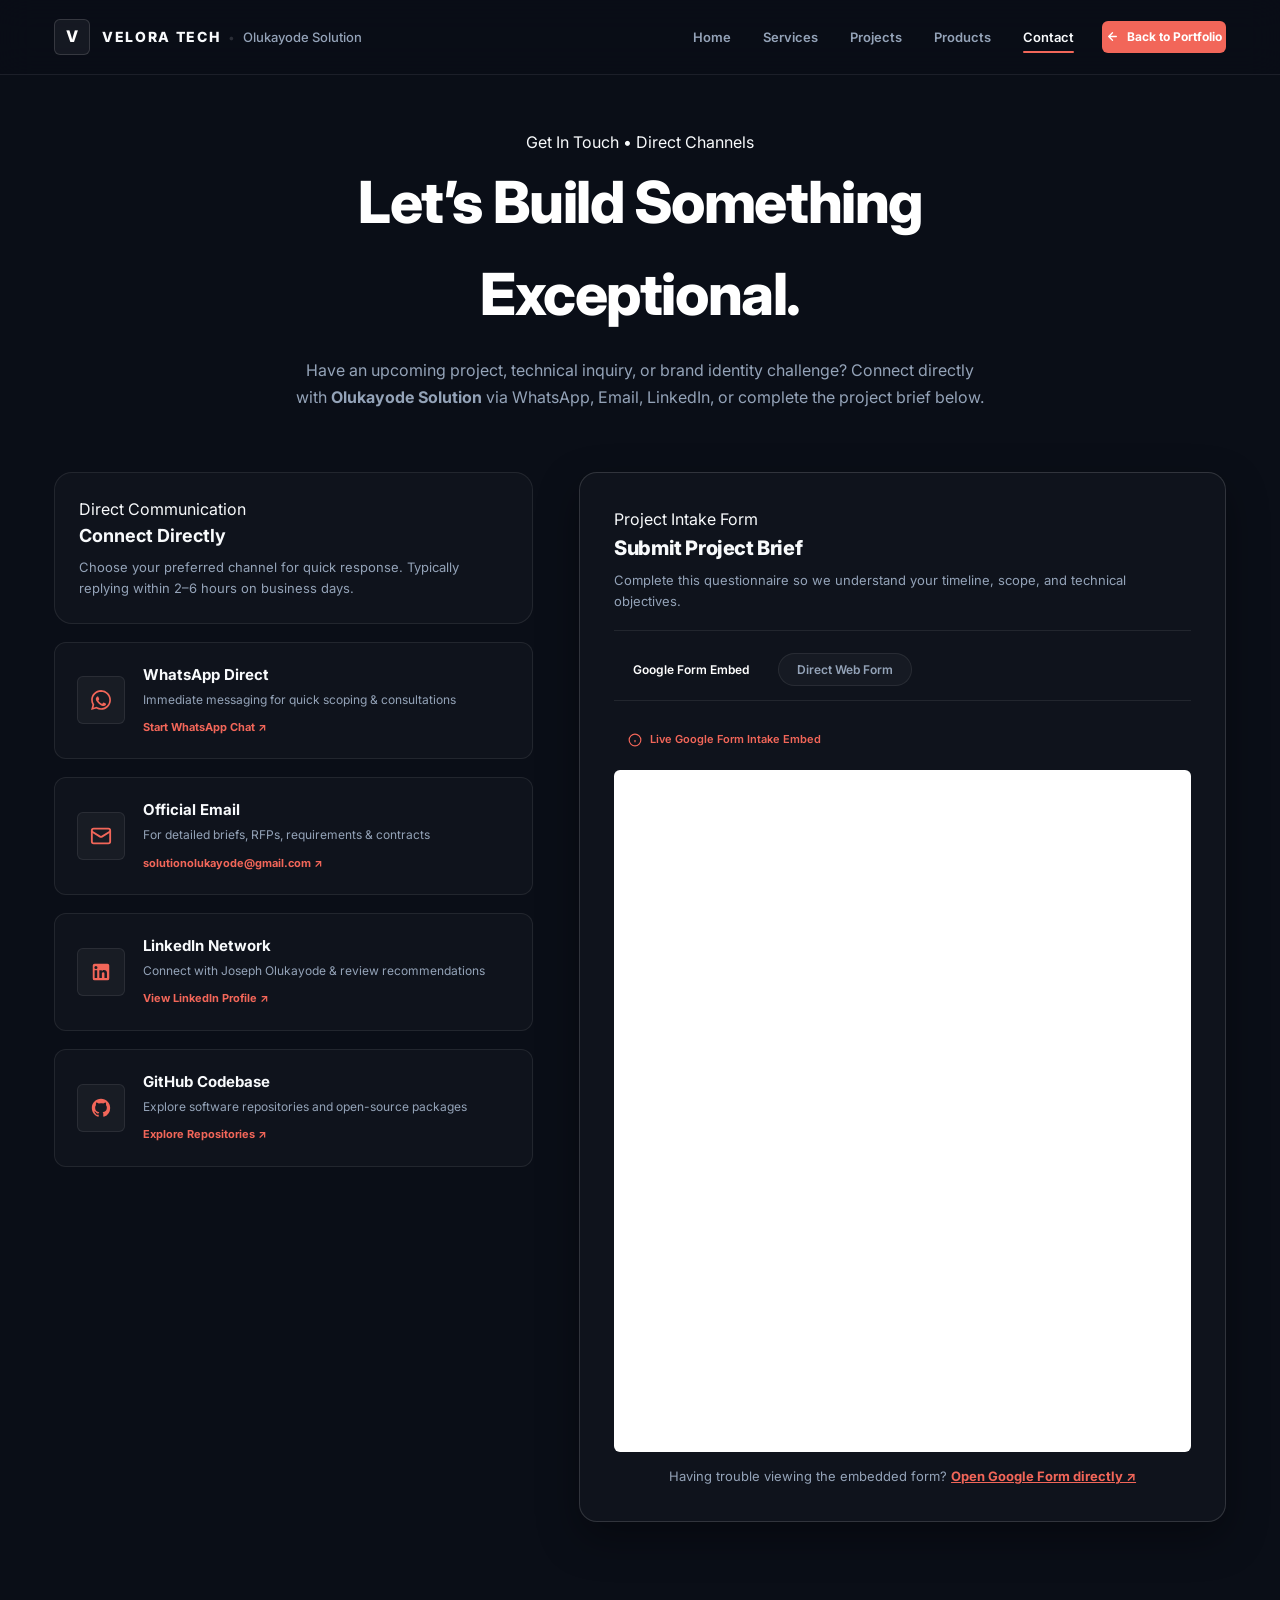
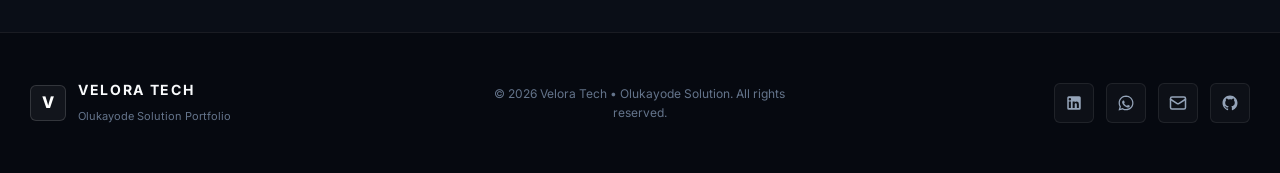
<file: contact.html>
<!doctype html>
<html lang="en">
<head>
  <meta charset="utf-8">
  <meta name="viewport" content="width=device-width, initial-scale=1">
  <title>Contact — Velora Tech • Olukayode Solution</title>
  <meta name="description" content="Get in touch with Olukayode Solution at Velora Tech. Fill out our project form or connect directly via WhatsApp, Email, and LinkedIn.">
  <meta name="theme-color" content="#090d16">

  <!-- Preconnect & Fonts -->
  <link rel="preconnect" href="https://fonts.googleapis.com">
  <link rel="preconnect" href="https://fonts.gstatic.com" crossorigin>
  <link href="https://fonts.googleapis.com/css2?family=DM+Mono:wght@400;500&family=Inter:wght@400;500;600;700;800;900&display=swap" rel="stylesheet">
  
  <!-- Stylesheet -->
  <link rel="stylesheet" href="styles.css">
  <style>
    .form-tabs {
      display: flex;
      gap: 10px;
      margin-bottom: 24px;
      border-bottom: 1px solid var(--border);
      padding-bottom: 14px;
    }
    .form-tab-btn {
      padding: 8px 18px;
      border-radius: var(--radius-full);
      font-size: 12px;
      font-weight: 600;
      color: var(--text-muted);
      border: 1px solid var(--border);
      background: rgba(255, 255, 255, 0.03);
      transition: var(--transition);
    }
    .form-tab-btn.active,
    .form-tab-btn:hover {
      background: var(--gradient-primary);
      color: #fff;
      border-color: transparent;
      box-shadow: 0 4px 14px var(--gradient-glow);
    }
    .tab-content {
      display: none;
    }
    .tab-content.active {
      display: block;
    }
    .form-instruction-pill {
      display: inline-flex;
      align-items: center;
      gap: 8px;
      padding: 6px 14px;
      background: var(--pill-bg);
      border: 1px solid var(--pill-border);
      border-radius: var(--radius-full);
      font-size: 11px;
      font-weight: 600;
      color: var(--primary);
      margin-bottom: 16px;
    }
  </style>
</head>
<body>

  <!-- Ambient Light -->
  <div class="ambient-glow-top" aria-hidden="true"></div>

  <!-- Navigation -->
  <header class="nav-wrap">
    <nav class="nav">
      <a class="brand" href="index.html" aria-label="Velora Tech — Olukayode Solution">
        <span class="brand-mark">V</span>
        <div class="brand-text-group">
          <span class="brand-company">VELORA TECH</span>
          <span class="brand-sep">•</span>
          <span class="brand-name">Olukayode Solution</span>
        </div>
      </a>

      <div class="nav-links" id="navLinks">
        <a href="index.html">Home</a>
        <a href="index.html#services">Services</a>
        <a href="index.html#work">Projects</a>
        <a href="index.html#products">Products</a>
        <a href="contact.html" class="active">Contact</a>
        <a class="nav-cta" href="index.html">
          <svg viewBox="0 0 24 24" width="13" height="13" fill="none" stroke="currentColor" stroke-width="2.5" stroke-linecap="round" stroke-linejoin="round"><path d="M19 12H5M12 19l-7-7 7-7"/></svg>
          <span>Back to Portfolio</span>
        </a>
      </div>

      <button class="menu-toggle" id="menuToggle" aria-label="Toggle navigation" aria-expanded="false">☰</button>
    </nav>
  </header>

  <main>
    <!-- Contact Hero Header -->
    <section class="contact-hero">
      <div class="eyebrow-pill">
        <span class="status-dot"></span>
        <span>Get In Touch • Direct Channels</span>
      </div>
      <h1>
        Let’s Build Something <span class="gradient-text">Exceptional.</span>
      </h1>
      <p>
        Have an upcoming project, technical inquiry, or brand identity challenge? 
        Connect directly with <strong>Olukayode Solution</strong> via WhatsApp, Email, LinkedIn, or complete the project brief below.
      </p>
    </section>

    <!-- Two-Column Contact Page Layout -->
    <div class="contact-page-layout">
      
      <!-- Left Column: Direct Icon Channels (WhatsApp, Email, LinkedIn, GitHub) -->
      <aside class="contact-channels-wrap">
        <div class="channels-intro-box">
          <div class="section-label">Direct Communication</div>
          <h3>Connect Directly</h3>
          <p>
            Choose your preferred channel for quick response. Typically replying within 2–6 hours on business days.
          </p>
        </div>

        <!-- WhatsApp Channel Card (Icon Driven) -->
        <a class="channel-card whatsapp" href="https://wa.me/?text=Hello%20Olukayode,%20I'd%20like%20to%20discuss%20a%20project%20with%20Velora%20Tech" target="_blank" rel="noopener noreferrer" aria-label="Chat on WhatsApp">
          <div class="channel-icon-large">
            <svg viewBox="0 0 24 24" width="24" height="24" fill="currentColor">
              <path d="M12.04 2c-5.46 0-9.91 4.45-9.91 9.91 0 1.75.46 3.45 1.32 4.95L2.05 22l5.25-1.38c1.45.79 3.08 1.21 4.74 1.21 5.46 0 9.91-4.45 9.91-9.91 0-2.65-1.03-5.14-2.9-7.01A9.82 9.82 0 0 0 12.04 2m.01 1.67c4.54 0 8.24 3.7 8.24 8.24 0 2.2-.86 4.28-2.42 5.84a8.19 8.19 0 0 1-5.82 2.41h-.01c-1.47 0-2.91-.4-4.17-1.15l-.3-.18-3.11.82.83-3.03-.2-.31a8.19 8.19 0 0 1-1.27-4.39c0-4.54 3.7-8.24 8.24-8.24m4.52 11.64c-.25-.13-1.48-.73-1.71-.81-.23-.09-.4-.13-.57.13-.17.25-.66.81-.81.98-.15.17-.3.19-.55.06-.25-.13-1.07-.39-2.04-1.25-.75-.67-1.26-1.5-1.41-1.75-.15-.25-.02-.39.11-.51.11-.11.25-.29.38-.44.12-.14.17-.24.25-.4.09-.17.04-.31-.02-.44-.06-.13-.57-1.37-.78-1.87-.2-.49-.41-.42-.57-.43h-.48c-.17 0-.44.06-.67.31-.23.25-.88.86-.88 2.1s.9 2.44 1.03 2.61c.13.17 1.77 2.7 4.29 3.79.6.26 1.07.41 1.44.53.6.19 1.15.16 1.58.1.48-.07 1.48-.6 1.69-1.18.21-.58.21-1.08.15-1.18-.06-.1-.23-.17-.48-.29z"/>
            </svg>
          </div>
          <div class="channel-info">
            <h4>WhatsApp Direct</h4>
            <p>Immediate messaging for quick scoping &amp; consultations</p>
            <span class="channel-action-hint">Start WhatsApp Chat ↗</span>
          </div>
        </a>

        <!-- Email Channel Card (Icon Driven) -->
        <a class="channel-card" href="mailto:solutionolukayode@gmail.com?subject=Project%20Inquiry%20via%20Velora%20Tech" aria-label="Send Email">
          <div class="channel-icon-large">
            <svg viewBox="0 0 24 24" width="22" height="22" fill="none" stroke="currentColor" stroke-width="2" stroke-linecap="round" stroke-linejoin="round">
              <rect width="20" height="16" x="2" y="4" rx="2"/><path d="m22 7-8.97 5.7a1.94 1.94 0 0 1-2.06 0L2 7"/>
            </svg>
          </div>
          <div class="channel-info">
            <h4>Official Email</h4>
            <p>For detailed briefs, RFPs, requirements &amp; contracts</p>
            <span class="channel-action-hint">solutionolukayode@gmail.com ↗</span>
          </div>
        </a>

        <!-- LinkedIn Channel Card (Icon Driven) -->
        <a class="channel-card linkedin" href="https://www.linkedin.com/in/joseph-olukayode-981398437" target="_blank" rel="noopener noreferrer" aria-label="View LinkedIn Profile">
          <div class="channel-icon-large">
            <svg viewBox="0 0 24 24" width="22" height="22" fill="currentColor">
              <path d="M19 3a2 2 0 0 1 2 2v14a2 2 0 0 1-2 2H5a2 2 0 0 1-2-2V5a2 2 0 0 1 2-2h14m-.5 15.5v-5.3a3.26 3.26 0 0 0-3.26-3.26c-.85 0-1.84.52-2.28 1.3v-1.11h-2.79v8.37h2.79v-4.93c0-.77.62-1.4 1.39-1.4a1.4 1.4 0 0 1 1.4 1.4v4.93h2.75M6.46 8.76a1.68 1.68 0 1 0 0-3.36 1.68 1.68 0 0 0 0 3.36m1.39 9.74v-8.37H5.07v8.37z"/>
            </svg>
          </div>
          <div class="channel-info">
            <h4>LinkedIn Network</h4>
            <p>Connect with Joseph Olukayode &amp; review recommendations</p>
            <span class="channel-action-hint">View LinkedIn Profile ↗</span>
          </div>
        </a>

        <!-- GitHub Channel Card (Icon Driven) -->
        <a class="channel-card" href="https://github.com/solution0-0/velora-creatives-tech" target="_blank" rel="noopener noreferrer" aria-label="View GitHub Repositories">
          <div class="channel-icon-large">
            <svg viewBox="0 0 24 24" width="22" height="22" fill="currentColor">
              <path d="M12 2C6.477 2 2 6.484 2 12.017c0 4.425 2.865 8.18 6.839 9.504.5.092.682-.217.682-.483 0-.237-.008-.868-.013-1.703-2.782.605-3.369-1.343-3.369-1.343-.454-1.158-1.11-1.466-1.11-1.466-.908-.62.069-.608.069-.608 1.003.07 1.53 1.032 1.53 1.032.892 1.53 2.341 1.088 2.91.832.092-.647.35-1.088.636-1.338-2.22-.253-4.555-1.113-4.555-4.951 0-1.093.39-1.988 1.029-2.688-.103-.253-.446-1.272.098-2.65 0 0 .84-.27 2.75 1.026A9.564 9.564 0 0 1 12 6.844c.85.004 1.705.115 2.504.337 1.909-1.296 2.747-1.027 2.747-1.027.546 1.379.202 2.398.1 2.651.64.7 1.028 1.595 1.028 2.688 0 3.848-2.339 4.695-4.566 4.943.359.309.678.92.678 1.855 0 1.338-.012 2.419-.012 2.747 0 .268.18.58.688.482A10.019 10.019 0 0 0 22 12.017C22 6.484 17.522 2 12 2z"/>
            </svg>
          </div>
          <div class="channel-info">
            <h4>GitHub Codebase</h4>
            <p>Explore software repositories and open-source packages</p>
            <span class="channel-action-hint">Explore Repositories ↗</span>
          </div>
        </a>
      </aside>

      <!-- Right Column: Project Briefing Form -->
      <section class="form-shell">
        <div class="form-shell-head">
          <div class="section-label">Project Intake Form</div>
          <h3>Submit Project Brief</h3>
          <p>Complete this questionnaire so we understand your timeline, scope, and technical objectives.</p>
        </div>

        <!-- Form Switcher Tabs -->
        <div class="form-tabs">
          <button class="form-tab-btn active" id="tabGoogleFormBtn" onclick="switchFormTab('google')">Google Form Embed</button>
          <button class="form-tab-btn" id="tabNativeFormBtn" onclick="switchFormTab('native')">Direct Web Form</button>
        </div>

        <!-- Tab 1: Google Form Container -->
        <div class="tab-content active" id="tabGoogleForm">
          <div class="form-instruction-pill">
            <svg viewBox="0 0 24 24" width="14" height="14" fill="none" stroke="currentColor" stroke-width="2"><circle cx="12" cy="12" r="10"/><line x1="12" y1="16" x2="12" y2="12"/><line x1="12" y1="8" x2="12.01" y2="8"/></svg>
            <span>Live Google Form Intake Embed</span>
          </div>

          <div class="google-form-container">
            <iframe 
              src="https://docs.google.com/forms/d/e/1FAIpQLSfvWJuyEcjE95eQCV5N0lmaL0hWBazSmixBcFQhWLYFkh7MNA/viewform?embedded=true" 
              width="100%" 
              height="800" 
              frameborder="0" 
              marginheight="0" 
              marginwidth="0"
              title="Velora Tech Project Inquiry Google Form">
              Loading Google Form…
            </iframe>
          </div>
          <div style="text-align: center; margin-top: 14px; font-size: 13px; color: var(--text-muted);">
            Having trouble viewing the embedded form? 
            <a href="https://forms.gle/Egz8tkVQ38qZR79c8" target="_blank" rel="noopener noreferrer" style="color: var(--primary); font-weight: 700; text-decoration: underline;">
              Open Google Form directly ↗
            </a>
          </div>
        </div>

        <!-- Tab 2: Direct Interactive Native Form (Instant Fallback) -->
        <div class="tab-content" id="tabNativeForm">
          <form id="projectInquiryForm" onsubmit="handleNativeFormSubmit(event)">
            <div class="form-group-row">
              <div class="form-group">
                <label for="clientName">Full Name *</label>
                <input type="text" id="clientName" class="form-control" placeholder="e.g. Alexander Vance" required>
              </div>
              <div class="form-group">
                <label for="clientEmail">Email Address *</label>
                <input type="email" id="clientEmail" class="form-control" placeholder="alexander@company.com" required>
              </div>
            </div>

            <div class="form-group-row">
              <div class="form-group">
                <label for="projectType">Service Requirement *</label>
                <select id="projectType" class="form-control" required>
                  <option value="" disabled selected>Select service</option>
                  <option value="web-development">Web Design &amp; Development</option>
                  <option value="software-solutions">Custom Software &amp; APIs</option>
                  <option value="brand-identity">Brand Identity &amp; Design System</option>
                  <option value="visual-media">Photography &amp; Visual Content</option>
                  <option value="digital-product">Digital Products / Toolkits</option>
                  <option value="consultation">Technical Consultation</option>
                </select>
              </div>
              <div class="form-group">
                <label for="projectBudget">Estimated Budget (USD)</label>
                <select id="projectBudget" class="form-control">
                  <option value="starter">$1,000 – $3,000</option>
                  <option value="growth" selected>$3,000 – $7,500</option>
                  <option value="enterprise">$7,500 – $20,000+</option>
                  <option value="retainer">Monthly Retainer</option>
                </select>
              </div>
            </div>

            <div class="form-group">
              <label for="projectDetails">Project Summary &amp; Objectives *</label>
              <textarea id="projectDetails" class="form-control" placeholder="Tell us about the project goals, deliverables, target audience, and desired launch timeline..." required></textarea>
            </div>

            <button type="submit" class="form-submit-btn">
              <span>Send Project Brief</span>
              <svg viewBox="0 0 24 24" width="15" height="15" fill="none" stroke="currentColor" stroke-width="2.5" stroke-linecap="round" stroke-linejoin="round"><path d="M5 12h14M12 5l7 7-7 7"/></svg>
            </button>
            <div id="formSuccessMessage" style="display:none; margin-top: 16px; padding: 12px; background: rgba(16,185,129,0.1); border: 1px solid #10b981; border-radius: 8px; color: #10b981; font-size: 13px; text-align: center;">
              Thank you! Your project brief has been logged. Olukayode will follow up shortly.
            </div>
          </form>
        </div>

      </section>
    </div>
  </main>

  <!-- Footer with Social Icons -->
  <footer class="footer">
    <div class="footer-brand">
      <span class="brand-mark">V</span>
      <div>
        <strong>VELORA TECH</strong>
        <small>Olukayode Solution Portfolio</small>
      </div>
    </div>

    <div class="footer-copy">
      © 2026 Velora Tech • Olukayode Solution. All rights reserved.
    </div>

    <!-- LinkedIn, WhatsApp, Email, GitHub Icons -->
    <div class="social-icon-bar">
      <!-- LinkedIn Icon -->
      <a class="social-icon-link" href="https://www.linkedin.com/in/joseph-olukayode-981398437" target="_blank" rel="noopener noreferrer" aria-label="Connect on LinkedIn" data-tooltip="LinkedIn">
        <svg viewBox="0 0 24 24" fill="currentColor">
          <path d="M19 3a2 2 0 0 1 2 2v14a2 2 0 0 1-2 2H5a2 2 0 0 1-2-2V5a2 2 0 0 1 2-2h14m-.5 15.5v-5.3a3.26 3.26 0 0 0-3.26-3.26c-.85 0-1.84.52-2.28 1.3v-1.11h-2.79v8.37h2.79v-4.93c0-.77.62-1.4 1.39-1.4a1.4 1.4 0 0 1 1.4 1.4v4.93h2.75M6.46 8.76a1.68 1.68 0 1 0 0-3.36 1.68 1.68 0 0 0 0 3.36m1.39 9.74v-8.37H5.07v8.37z"/>
        </svg>
      </a>

      <!-- WhatsApp Icon -->
      <a class="social-icon-link" href="https://wa.me/?text=Hello%20Olukayode,%20I'm%20reaching%20out%20via%20Velora%20Tech" target="_blank" rel="noopener noreferrer" aria-label="Chat on WhatsApp" data-tooltip="WhatsApp">
        <svg viewBox="0 0 24 24" fill="currentColor">
          <path d="M12.04 2c-5.46 0-9.91 4.45-9.91 9.91 0 1.75.46 3.45 1.32 4.95L2.05 22l5.25-1.38c1.45.79 3.08 1.21 4.74 1.21 5.46 0 9.91-4.45 9.91-9.91 0-2.65-1.03-5.14-2.9-7.01A9.82 9.82 0 0 0 12.04 2m.01 1.67c4.54 0 8.24 3.7 8.24 8.24 0 2.2-.86 4.28-2.42 5.84a8.19 8.19 0 0 1-5.82 2.41h-.01c-1.47 0-2.91-.4-4.17-1.15l-.3-.18-3.11.82.83-3.03-.2-.31a8.19 8.19 0 0 1-1.27-4.39c0-4.54 3.7-8.24 8.24-8.24m4.52 11.64c-.25-.13-1.48-.73-1.71-.81-.23-.09-.4-.13-.57.13-.17.25-.66.81-.81.98-.15.17-.3.19-.55.06-.25-.13-1.07-.39-2.04-1.25-.75-.67-1.26-1.5-1.41-1.75-.15-.25-.02-.39.11-.51.11-.11.25-.29.38-.44.12-.14.17-.24.25-.4.09-.17.04-.31-.02-.44-.06-.13-.57-1.37-.78-1.87-.2-.49-.41-.42-.57-.43h-.48c-.17 0-.44.06-.67.31-.23.25-.88.86-.88 2.1s.9 2.44 1.03 2.61c.13.17 1.77 2.7 4.29 3.79.6.26 1.07.41 1.44.53.6.19 1.15.16 1.58.1.48-.07 1.48-.6 1.69-1.18.21-.58.21-1.08.15-1.18-.06-.1-.23-.17-.48-.29z"/>
        </svg>
      </a>

      <!-- Email Icon -->
      <a class="social-icon-link" href="mailto:solutionolukayode@gmail.com?subject=Project%20Inquiry%20via%20Velora%20Tech" aria-label="Send an Email" data-tooltip="Email">
        <svg viewBox="0 0 24 24" fill="none" stroke="currentColor" stroke-width="2" stroke-linecap="round" stroke-linejoin="round">
          <rect width="20" height="16" x="2" y="4" rx="2"/><path d="m22 7-8.97 5.7a1.94 1.94 0 0 1-2.06 0L2 7"/>
        </svg>
      </a>

      <!-- GitHub Icon -->
      <a class="social-icon-link" href="https://github.com/solution0-0/velora-creatives-tech" target="_blank" rel="noopener noreferrer" aria-label="View GitHub" data-tooltip="GitHub">
        <svg viewBox="0 0 24 24" fill="currentColor">
          <path d="M12 2C6.477 2 2 6.484 2 12.017c0 4.425 2.865 8.18 6.839 9.504.5.092.682-.217.682-.483 0-.237-.008-.868-.013-1.703-2.782.605-3.369-1.343-3.369-1.343-.454-1.158-1.11-1.466-1.11-1.466-.908-.62.069-.608.069-.608 1.003.07 1.53 1.032 1.53 1.032.892 1.53 2.341 1.088 2.91.832.092-.647.35-1.088.636-1.338-2.22-.253-4.555-1.113-4.555-4.951 0-1.093.39-1.988 1.029-2.688-.103-.253-.446-1.272.098-2.65 0 0 .84-.27 2.75 1.026A9.564 9.564 0 0 1 12 6.844c.85.004 1.705.115 2.504.337 1.909-1.296 2.747-1.027 2.747-1.027.546 1.379.202 2.398.1 2.651.64.7 1.028 1.595 1.028 2.688 0 3.848-2.339 4.695-4.566 4.943.359.309.678.92.678 1.855 0 1.338-.012 2.419-.012 2.747 0 .268.18.58.688.482A10.019 10.019 0 0 0 22 12.017C22 6.484 17.522 2 12 2z"/>
        </svg>
      </a>
    </div>
  </footer>

  <!-- Scripts -->
  <script>
    const menuToggle = document.getElementById('menuToggle');
    const navLinks = document.getElementById('navLinks');
    
    if (menuToggle && navLinks) {
      menuToggle.addEventListener('click', () => {
        const isOpen = navLinks.classList.toggle('open');
        menuToggle.setAttribute('aria-expanded', String(isOpen));
      });
    }

    function switchFormTab(type) {
      const googleBtn = document.getElementById('tabGoogleFormBtn');
      const nativeBtn = document.getElementById('tabNativeFormBtn');
      const googleTab = document.getElementById('tabGoogleForm');
      const nativeTab = document.getElementById('tabNativeForm');

      if (type === 'google') {
        googleBtn.classList.add('active');
        nativeBtn.classList.remove('active');
        googleTab.classList.add('active');
        nativeTab.classList.remove('active');
      } else {
        nativeBtn.classList.add('active');
        googleBtn.classList.remove('active');
        nativeTab.classList.add('active');
        googleTab.classList.remove('active');
      }
    }

    function handleNativeFormSubmit(event) {
      event.preventDefault();
      const msg = document.getElementById('formSuccessMessage');
      if (msg) {
        msg.style.display = 'block';
        event.target.reset();
      }
    }
  </script>
</body>
</html>
</file>
<file: styles.css>
/* ==========================================================================
   VELORA TECH — Olukayode Solution Portfolio
   Clean, Modern, Intentional & Professional Design
   Zero Generic AI Banners • Zero Neon Glows • Human Designer Aesthetic
   ========================================================================== */

:root {
  /* Restrained, Serious Corporate Palette */
  --bg-dark: #0a0e17;
  --bg-dark-alt: #0e1422;
  --bg-card: rgba(255, 255, 255, 0.025);
  --bg-card-hover: rgba(255, 255, 255, 0.045);
  --bg-glass: rgba(10, 14, 23, 0.85);

  --border: rgba(255, 255, 255, 0.08);
  --border-light: rgba(255, 255, 255, 0.14);
  --border-card: rgba(148, 163, 184, 0.12);

  --text-light: #f8fafc;
  --text-muted: #94a3b8;
  --text-dim: #64748b;

  /* Intentional Accent Color (Clean Warm Coral / Terracotta) */
  --primary: #f26659;
  --primary-hover: #e05345;
  --accent-warm: #e69138;
  --primary-subtle: rgba(242, 102, 89, 0.08);

  /* Modern Typography */
  --font-main: 'Inter', -apple-system, BlinkMacSystemFont, 'Segoe UI', Roboto, sans-serif;
  --font-mono: 'DM Mono', ui-monospace, Menlo, Monaco, monospace;

  --radius-sm: 6px;
  --radius-md: 12px;
  --radius-lg: 18px;
  --radius-xl: 24px;
  --radius-full: 9999px;

  --max-w: 1220px;
  --transition: all 0.25s cubic-bezier(0.16, 1, 0.3, 1);
}

/* Reset & Base */
*, *::before, *::after {
  box-sizing: border-box;
  margin: 0;
  padding: 0;
}

html {
  scroll-behavior: smooth;
  font-size: 16px;
  background-color: var(--bg-dark);
}

body {
  margin: 0;
  background: var(--bg-dark);
  color: var(--text-light);
  font-family: var(--font-main);
  line-height: 1.6;
  -webkit-font-smoothing: antialiased;
  -moz-osx-font-smoothing: grayscale;
  overflow-x: hidden;
}

a {
  color: inherit;
  text-decoration: none;
  transition: var(--transition);
}

img {
  max-width: 100%;
  height: auto;
  display: block;
}

button {
  font-family: inherit;
  cursor: pointer;
  border: none;
  background: none;
}

/* ==========================================================================
   Navigation Bar (Clean, Restrained)
   ========================================================================== */
.nav-wrap {
  position: fixed;
  inset: 0 0 auto 0;
  z-index: 100;
  background: var(--bg-glass);
  backdrop-filter: blur(16px);
  -webkit-backdrop-filter: blur(16px);
  border-bottom: 1px solid var(--border);
}

.nav {
  max-width: var(--max-w);
  height: 74px;
  margin: 0 auto;
  padding: 0 24px;
  display: flex;
  align-items: center;
  justify-content: space-between;
}

.brand {
  display: flex;
  align-items: center;
  gap: 12px;
  text-decoration: none;
}

.brand-mark {
  width: 36px;
  height: 36px;
  border-radius: var(--radius-sm);
  background: rgba(255, 255, 255, 0.05);
  border: 1px solid var(--border-light);
  display: grid;
  place-items: center;
  font-weight: 800;
  font-size: 16px;
  color: #fff;
}

.brand-text-group {
  display: flex;
  align-items: baseline;
  gap: 8px;
  flex-wrap: wrap;
}

.brand-company {
  font-size: 14px;
  font-weight: 800;
  letter-spacing: 0.12em;
  color: var(--text-light);
  text-transform: uppercase;
}

.brand-sep {
  color: var(--border-light);
  font-size: 12px;
}

.brand-name {
  font-size: 13px;
  font-weight: 500;
  color: var(--text-muted);
}

.nav-links {
  display: flex;
  align-items: center;
  gap: 24px;
}

.nav-links a {
  font-size: 13px;
  font-weight: 600;
  color: var(--text-muted);
  transition: var(--transition);
  padding: 6px 4px;
  position: relative;
}

.nav-links a:hover,
.nav-links a.active {
  color: var(--text-light);
}

.nav-links a.active::after {
  content: "";
  position: absolute;
  bottom: 0;
  left: 4px;
  right: 4px;
  height: 2px;
  background: var(--primary);
  border-radius: 2px;
}

.nav-cta {
  display: inline-flex;
  align-items: center;
  gap: 8px;
  padding: 10px 20px;
  background: var(--primary);
  color: #ffffff !important;
  border-radius: var(--radius-sm);
  font-size: 12px !important;
  font-weight: 700 !important;
  transition: var(--transition);
}

.nav-cta:hover {
  background: var(--primary-hover);
  transform: translateY(-1px);
}

.menu-toggle {
  display: none;
  color: var(--text-light);
  font-size: 24px;
  padding: 6px;
}

/* ==========================================================================
   Hero Section (Intentional, Typographic Focus)
   ========================================================================== */
.hero {
  min-height: 88vh;
  position: relative;
  padding: 140px max(24px, calc((100vw - var(--max-w)) / 2)) 70px;
  display: grid;
  grid-template-columns: 1.15fr 0.85fr;
  align-items: center;
  gap: 50px;
}

.hero-copy {
  position: relative;
  z-index: 2;
  max-width: 660px;
}

.hero-brand-tag {
  font-size: 13px;
  font-weight: 800;
  letter-spacing: 0.16em;
  color: var(--primary);
  text-transform: uppercase;
  margin-bottom: 20px;
  display: block;
}

.hero h1 {
  font-size: clamp(38px, 5vw, 68px);
  line-height: 1.1;
  letter-spacing: -0.03em;
  font-weight: 800;
  margin: 0 0 22px;
  color: #ffffff;
}

.hero-copy > p {
  color: var(--text-muted);
  font-size: 17px;
  line-height: 1.8;
  margin-bottom: 34px;
}

.hero-actions {
  display: flex;
  gap: 16px;
  align-items: center;
  flex-wrap: wrap;
}

.button {
  display: inline-flex;
  align-items: center;
  gap: 10px;
  padding: 14px 28px;
  font-size: 13px;
  font-weight: 700;
  letter-spacing: 0.02em;
  border-radius: var(--radius-sm);
  transition: var(--transition);
}

.button.primary {
  background: var(--primary);
  color: #ffffff;
}

.button.primary:hover {
  background: var(--primary-hover);
  transform: translateY(-2px);
}

.button.secondary {
  background: rgba(255, 255, 255, 0.04);
  color: var(--text-light);
  border: 1px solid var(--border-light);
}

.button.secondary:hover {
  background: rgba(255, 255, 255, 0.08);
  border-color: rgba(255, 255, 255, 0.25);
  transform: translateY(-2px);
}

/* Hero Showcase Frame */
.hero-visual-card {
  position: relative;
  z-index: 2;
  border-radius: var(--radius-lg);
  background: var(--bg-card);
  border: 1px solid var(--border-light);
  padding: 14px;
  box-shadow: 0 20px 40px rgba(0, 0, 0, 0.4);
}

.visual-preview-frame {
  border-radius: var(--radius-sm);
  overflow: hidden;
  position: relative;
  border: 1px solid var(--border);
  aspect-ratio: 16/10;
}

.visual-preview-frame img {
  width: 100%;
  height: 100%;
  object-fit: cover;
  transition: transform 0.5s ease;
}

.hero-visual-card:hover .visual-preview-frame img {
  transform: scale(1.03);
}

.visual-overlay-caption {
  position: absolute;
  bottom: 0;
  inset-inline: 0;
  padding: 16px;
  background: linear-gradient(to top, rgba(10, 14, 23, 0.95), transparent);
}

.visual-overlay-caption h4 {
  font-size: 14px;
  font-weight: 700;
  color: #fff;
  margin-bottom: 2px;
}

.visual-overlay-caption p {
  font-size: 12px;
  color: var(--text-muted);
}

/* ==========================================================================
   Section Layouts
   ========================================================================== */
.section {
  max-width: var(--max-w);
  margin: 0 auto;
  padding: 100px 24px;
  position: relative;
}

.section-head {
  display: grid;
  grid-template-columns: 1.15fr 0.85fr;
  gap: 50px;
  align-items: flex-end;
  margin-bottom: 50px;
}

.section-title {
  font-size: clamp(32px, 4vw, 52px);
  line-height: 1.12;
  letter-spacing: -0.025em;
  font-weight: 800;
  color: var(--text-light);
  margin: 0;
}

.section-head > p {
  color: var(--text-muted);
  font-size: 16px;
  line-height: 1.8;
  margin: 0;
}

/* ==========================================================================
   Services Grid
   ========================================================================== */
.services-grid {
  display: grid;
  grid-template-columns: repeat(2, 1fr);
  gap: 24px;
}

.service-card {
  background: var(--bg-card);
  border: 1px solid var(--border);
  border-radius: var(--radius-lg);
  padding: 32px;
  transition: var(--transition);
  display: flex;
  flex-direction: column;
  justify-content: space-between;
}

.service-card:hover {
  background: var(--bg-card-hover);
  border-color: var(--border-light);
  transform: translateY(-3px);
  box-shadow: 0 16px 36px rgba(0, 0, 0, 0.35);
}

.service-card-top {
  display: flex;
  justify-content: space-between;
  align-items: center;
  margin-bottom: 20px;
}

.service-index {
  font-family: var(--font-mono);
  font-size: 12px;
  font-weight: 700;
  color: var(--text-dim);
}

.service-icon-box {
  width: 44px;
  height: 44px;
  border-radius: var(--radius-sm);
  background: rgba(255, 255, 255, 0.04);
  border: 1px solid var(--border);
  display: grid;
  place-items: center;
  color: var(--primary);
}

.service-card h3 {
  font-size: 22px;
  font-weight: 700;
  letter-spacing: -0.02em;
  margin-bottom: 10px;
  color: var(--text-light);
}

.service-card p {
  font-size: 14px;
  color: var(--text-muted);
  line-height: 1.7;
  margin-bottom: 22px;
}

.service-segment-visual {
  border-radius: var(--radius-sm);
  overflow: hidden;
  border: 1px solid var(--border);
  height: 160px;
  margin-bottom: 20px;
  position: relative;
}

.service-segment-visual img {
  width: 100%;
  height: 100%;
  object-fit: cover;
  transition: transform 0.4s ease;
}

.service-card:hover .service-segment-visual img {
  transform: scale(1.03);
}

.service-tags {
  display: flex;
  flex-wrap: wrap;
  gap: 8px;
}

.service-tags span {
  font-size: 11px;
  font-weight: 500;
  padding: 5px 12px;
  border-radius: var(--radius-sm);
  background: rgba(255, 255, 255, 0.03);
  border: 1px solid var(--border);
  color: var(--text-muted);
}

/* ==========================================================================
   Selected Projects Section
   ========================================================================== */
.work-section {
  background: var(--bg-dark-alt);
  border-top: 1px solid var(--border);
  border-bottom: 1px solid var(--border);
}

.projects-grid {
  display: grid;
  grid-template-columns: repeat(2, 1fr);
  gap: 32px;
}

.project-card {
  background: var(--bg-card);
  border: 1px solid var(--border);
  border-radius: var(--radius-lg);
  overflow: hidden;
  transition: var(--transition);
  display: flex;
  flex-direction: column;
}

.project-card:hover {
  border-color: var(--border-light);
  transform: translateY(-4px);
  box-shadow: 0 20px 40px rgba(0, 0, 0, 0.4);
}

.project-image-wrap {
  position: relative;
  height: 290px;
  overflow: hidden;
  background: #000;
}

.project-image-wrap img {
  width: 100%;
  height: 100%;
  object-fit: cover;
  transition: transform 0.5s ease;
}

.project-card:hover .project-image-wrap img {
  transform: scale(1.03);
}

.project-category-tag {
  position: absolute;
  top: 14px;
  left: 14px;
  background: rgba(10, 14, 23, 0.88);
  backdrop-filter: blur(8px);
  border: 1px solid var(--border-light);
  padding: 5px 12px;
  border-radius: var(--radius-sm);
  font-size: 11px;
  font-weight: 600;
  color: #fff;
}

.project-content {
  padding: 28px;
  display: flex;
  flex-direction: column;
  flex-grow: 1;
  justify-content: space-between;
}

.project-meta {
  font-size: 11px;
  font-weight: 700;
  letter-spacing: 0.1em;
  text-transform: uppercase;
  color: var(--primary);
  margin-bottom: 8px;
}

.project-content h3 {
  font-size: 22px;
  font-weight: 700;
  letter-spacing: -0.02em;
  margin-bottom: 10px;
  color: var(--text-light);
}

.project-content p {
  font-size: 14px;
  color: var(--text-muted);
  line-height: 1.7;
  margin-bottom: 22px;
}

.project-footer {
  display: flex;
  align-items: center;
  justify-content: space-between;
  border-top: 1px solid var(--border);
  padding-top: 18px;
}

.project-tech-summary {
  font-family: var(--font-mono);
  font-size: 11px;
  color: var(--text-dim);
}

.project-link {
  display: inline-flex;
  align-items: center;
  gap: 8px;
  font-size: 12px;
  font-weight: 700;
  color: var(--primary);
  transition: var(--transition);
}

.project-link:hover {
  color: #fff;
  transform: translateX(3px);
}

/* ==========================================================================
   Digital Products
   ========================================================================== */
.products-grid {
  display: grid;
  grid-template-columns: repeat(2, 1fr);
  gap: 24px;
}

.product-card {
  background: var(--bg-card);
  border: 1px solid var(--border);
  border-radius: var(--radius-lg);
  overflow: hidden;
  transition: var(--transition);
  display: flex;
  flex-direction: column;
}

.product-card:hover {
  border-color: var(--border-light);
  background: var(--bg-card-hover);
  transform: translateY(-3px);
  box-shadow: 0 16px 36px rgba(0, 0, 0, 0.35);
}

.product-visual-preview {
  height: 200px;
  position: relative;
  overflow: hidden;
  background: #090e1a;
  border-bottom: 1px solid var(--border);
}

.product-visual-preview img {
  width: 100%;
  height: 100%;
  object-fit: cover;
  transition: transform 0.4s ease;
}

.product-card:hover .product-visual-preview img {
  transform: scale(1.03);
}

.product-body {
  padding: 26px;
  display: flex;
  flex-direction: column;
  flex-grow: 1;
  justify-content: space-between;
}

.product-category {
  font-size: 11px;
  font-weight: 700;
  letter-spacing: 0.1em;
  text-transform: uppercase;
  color: var(--primary);
  margin-bottom: 6px;
}

.product-body h3 {
  font-size: 20px;
  font-weight: 700;
  margin-bottom: 10px;
  color: var(--text-light);
}

.product-body p {
  font-size: 13px;
  color: var(--text-muted);
  line-height: 1.7;
  margin-bottom: 20px;
}

.product-action-row {
  display: flex;
  align-items: center;
  justify-content: space-between;
  border-top: 1px solid var(--border);
  padding-top: 16px;
}

.product-format-label {
  font-size: 11px;
  color: var(--text-dim);
  font-family: var(--font-mono);
}

.product-action-btn {
  font-size: 12px;
  font-weight: 700;
  color: var(--primary);
  display: inline-flex;
  align-items: center;
  gap: 6px;
}

.product-action-btn:hover {
  color: #fff;
}

/* ==========================================================================
   About Section
   ========================================================================== */
.about-grid {
  display: grid;
  grid-template-columns: 1fr 1fr;
  gap: 70px;
  align-items: center;
}

.about-statement h2 {
  font-size: clamp(32px, 4vw, 50px);
  margin-bottom: 16px;
}

.about-statement > p {
  font-size: 20px;
  font-weight: 600;
  color: #fff;
  margin-bottom: 20px;
}

.about-lead {
  color: var(--text-muted);
  font-size: 16px;
  line-height: 1.8;
  margin-bottom: 20px;
}

.principles-list {
  border-top: 1px solid var(--border);
  margin-top: 24px;
}

.principle-item {
  display: flex;
  align-items: baseline;
  gap: 18px;
  padding: 18px 0;
  border-bottom: 1px solid var(--border);
}

.principle-item span {
  font-size: 12px;
  color: var(--primary);
  font-weight: 800;
  font-family: var(--font-mono);
}

.principle-item strong {
  font-size: 15px;
  color: var(--text-light);
}

/* ==========================================================================
   CTA Banner
   ========================================================================== */
.cta-banner-wrap {
  padding: 40px 24px 90px;
  max-width: var(--max-w);
  margin: 0 auto;
}

.cta-banner {
  background: rgba(255, 255, 255, 0.025);
  border: 1px solid var(--border-light);
  border-radius: var(--radius-lg);
  padding: 50px 40px;
  display: flex;
  align-items: center;
  justify-content: space-between;
  gap: 40px;
}

.cta-content {
  max-width: 620px;
}

.cta-content h2 {
  font-size: clamp(28px, 3.6vw, 40px);
  font-weight: 800;
  margin-bottom: 10px;
}

.cta-content p {
  color: var(--text-muted);
  font-size: 16px;
  line-height: 1.7;
}

.cta-action {
  flex-shrink: 0;
}

/* ==========================================================================
   Footer & Social Icons
   ========================================================================== */
.footer {
  background: #060910;
  border-top: 1px solid var(--border);
  color: var(--text-light);
  padding: 46px max(24px, calc((100vw - var(--max-w)) / 2));
  display: grid;
  grid-template-columns: 1.2fr 1fr 1.2fr;
  gap: 30px;
  align-items: center;
}

.footer-brand {
  display: flex;
  align-items: center;
  gap: 12px;
}

.footer-brand strong {
  font-size: 14px;
  letter-spacing: 0.12em;
  display: block;
}

.footer-brand small {
  color: var(--text-dim);
  font-size: 11px;
}

.footer-copy {
  color: var(--text-dim);
  font-size: 12px;
  text-align: center;
}

.social-icon-bar {
  display: flex;
  align-items: center;
  justify-content: flex-end;
  gap: 12px;
}

.social-icon-link {
  width: 40px;
  height: 40px;
  border-radius: var(--radius-sm);
  background: rgba(255, 255, 255, 0.03);
  border: 1px solid var(--border);
  display: grid;
  place-items: center;
  color: var(--text-muted);
  transition: var(--transition);
  position: relative;
}

.social-icon-link:hover {
  background: var(--primary);
  color: #fff;
  border-color: transparent;
  transform: translateY(-2px);
}

.social-icon-link svg {
  width: 18px;
  height: 18px;
}

.social-icon-link::after {
  content: attr(data-tooltip);
  position: absolute;
  bottom: calc(100% + 8px);
  left: 50%;
  transform: translateX(-50%) translateY(4px);
  background: #000;
  color: #fff;
  font-size: 10px;
  font-weight: 600;
  padding: 4px 8px;
  border-radius: 4px;
  white-space: nowrap;
  opacity: 0;
  pointer-events: none;
  transition: var(--transition);
  border: 1px solid var(--border-light);
}

.social-icon-link:hover::after {
  opacity: 1;
  transform: translateX(-50%) translateY(0);
}

/* ==========================================================================
   Contact Page (Page 2)
   ========================================================================== */
.contact-hero {
  padding: 130px max(24px, calc((100vw - var(--max-w)) / 2)) 40px;
  text-align: center;
  max-width: 760px;
  margin: 0 auto;
}

.contact-hero h1 {
  font-size: clamp(36px, 4.8vw, 58px);
  font-weight: 800;
  letter-spacing: -0.025em;
  margin-bottom: 16px;
  color: #ffffff;
}

.contact-hero p {
  color: var(--text-muted);
  font-size: 16px;
  line-height: 1.7;
}

.contact-page-layout {
  max-width: var(--max-w);
  margin: 0 auto;
  padding: 20px 24px 110px;
  display: grid;
  grid-template-columns: 1fr 1.35fr;
  gap: 46px;
  align-items: start;
}

.contact-channels-wrap {
  display: flex;
  flex-direction: column;
  gap: 18px;
}

.channels-intro-box {
  background: var(--bg-card);
  border: 1px solid var(--border);
  border-radius: var(--radius-lg);
  padding: 24px;
}

.channels-intro-box h3 {
  font-size: 18px;
  font-weight: 700;
  margin-bottom: 6px;
}

.channels-intro-box p {
  font-size: 13px;
  color: var(--text-muted);
  line-height: 1.6;
}

.channel-card {
  background: var(--bg-card);
  border: 1px solid var(--border);
  border-radius: var(--radius-md);
  padding: 20px 22px;
  display: flex;
  align-items: center;
  gap: 18px;
  transition: var(--transition);
}

.channel-card:hover {
  border-color: var(--border-light);
  background: var(--bg-card-hover);
  transform: translateX(4px);
}

.channel-icon-large {
  width: 48px;
  height: 48px;
  border-radius: var(--radius-sm);
  background: rgba(255, 255, 255, 0.04);
  border: 1px solid var(--border);
  display: grid;
  place-items: center;
  color: var(--primary);
  flex-shrink: 0;
  transition: var(--transition);
}

.channel-card:hover .channel-icon-large {
  background: var(--primary);
  color: #fff;
  border-color: transparent;
}

.channel-card.whatsapp:hover .channel-icon-large {
  background: #25d366;
  color: #fff;
}

.channel-card.linkedin:hover .channel-icon-large {
  background: #0a66c2;
  color: #fff;
}

.channel-info h4 {
  font-size: 15px;
  font-weight: 700;
  margin-bottom: 3px;
  color: var(--text-light);
}

.channel-info p {
  font-size: 12px;
  color: var(--text-muted);
  margin-bottom: 4px;
}

.channel-action-hint {
  font-size: 11px;
  font-weight: 700;
  color: var(--primary);
}

/* Form Container */
.form-shell {
  background: var(--bg-card);
  border: 1px solid var(--border-light);
  border-radius: var(--radius-lg);
  padding: 34px;
  box-shadow: 0 16px 40px rgba(0, 0, 0, 0.35);
}

.form-shell-head {
  border-bottom: 1px solid var(--border);
  padding-bottom: 18px;
  margin-bottom: 22px;
}

.form-shell-head h3 {
  font-size: 20px;
  font-weight: 800;
  letter-spacing: -0.02em;
  margin-bottom: 6px;
}

.form-shell-head p {
  font-size: 13px;
  color: var(--text-muted);
}

.google-form-container {
  width: 100%;
  border-radius: var(--radius-sm);
  overflow: hidden;
  background: #fff;
  border: 1px solid var(--border);
  min-height: 640px;
}

.google-form-container iframe {
  width: 100%;
  height: 680px;
  border: none;
  display: block;
}

.form-group-row {
  display: grid;
  grid-template-columns: 1fr 1fr;
  gap: 16px;
  margin-bottom: 16px;
}

.form-group {
  margin-bottom: 16px;
}

.form-group label {
  display: block;
  font-size: 12px;
  font-weight: 600;
  color: var(--text-muted);
  margin-bottom: 8px;
}

.form-control {
  width: 100%;
  background: rgba(255, 255, 255, 0.03);
  border: 1px solid var(--border-light);
  border-radius: var(--radius-sm);
  padding: 12px 16px;
  color: var(--text-light);
  font-family: var(--font-main);
  font-size: 14px;
  transition: var(--transition);
}

.form-control:focus {
  outline: none;
  border-color: var(--primary);
}

textarea.form-control {
  min-height: 120px;
  resize: vertical;
}

.form-submit-btn {
  width: 100%;
  padding: 14px;
  background: var(--primary);
  color: #fff;
  border-radius: var(--radius-sm);
  font-size: 13px;
  font-weight: 700;
  letter-spacing: 0.02em;
  transition: var(--transition);
  display: flex;
  align-items: center;
  justify-content: center;
  gap: 8px;
}

.form-submit-btn:hover {
  background: var(--primary-hover);
  transform: translateY(-1px);
}

/* ==========================================================================
   Responsive
   ========================================================================== */
@media (max-width: 1024px) {
  .hero {
    grid-template-columns: 1fr;
    padding-top: 120px;
  }
  .section-head {
    grid-template-columns: 1fr;
    gap: 16px;
  }
  .about-grid {
    grid-template-columns: 1fr;
    gap: 36px;
  }
  .contact-page-layout {
    grid-template-columns: 1fr;
    gap: 36px;
  }
}

@media (max-width: 850px) {
  .nav-links {
    display: none;
    position: absolute;
    top: 74px;
    left: 0;
    right: 0;
    background: rgba(10, 14, 23, 0.98);
    backdrop-filter: blur(20px);
    border-bottom: 1px solid var(--border);
    padding: 24px;
    flex-direction: column;
    align-items: flex-start;
    gap: 18px;
  }
  .nav-links.open {
    display: flex;
  }
  .menu-toggle {
    display: block;
  }
  .services-grid,
  .projects-grid,
  .products-grid {
    grid-template-columns: 1fr;
  }
  .cta-banner {
    flex-direction: column;
    align-items: flex-start;
    padding: 36px 24px;
  }
  .footer {
    grid-template-columns: 1fr;
    gap: 22px;
    text-align: left;
  }
  .footer-copy {
    text-align: left;
  }
  .social-icon-bar {
    justify-content: flex-start;
  }
}

@media (max-width: 540px) {
  .form-group-row {
    grid-template-columns: 1fr;
  }
  .hero-actions {
    flex-direction: column;
    align-items: stretch;
  }
  .button {
    justify-content: center;
  }
}
</file>
